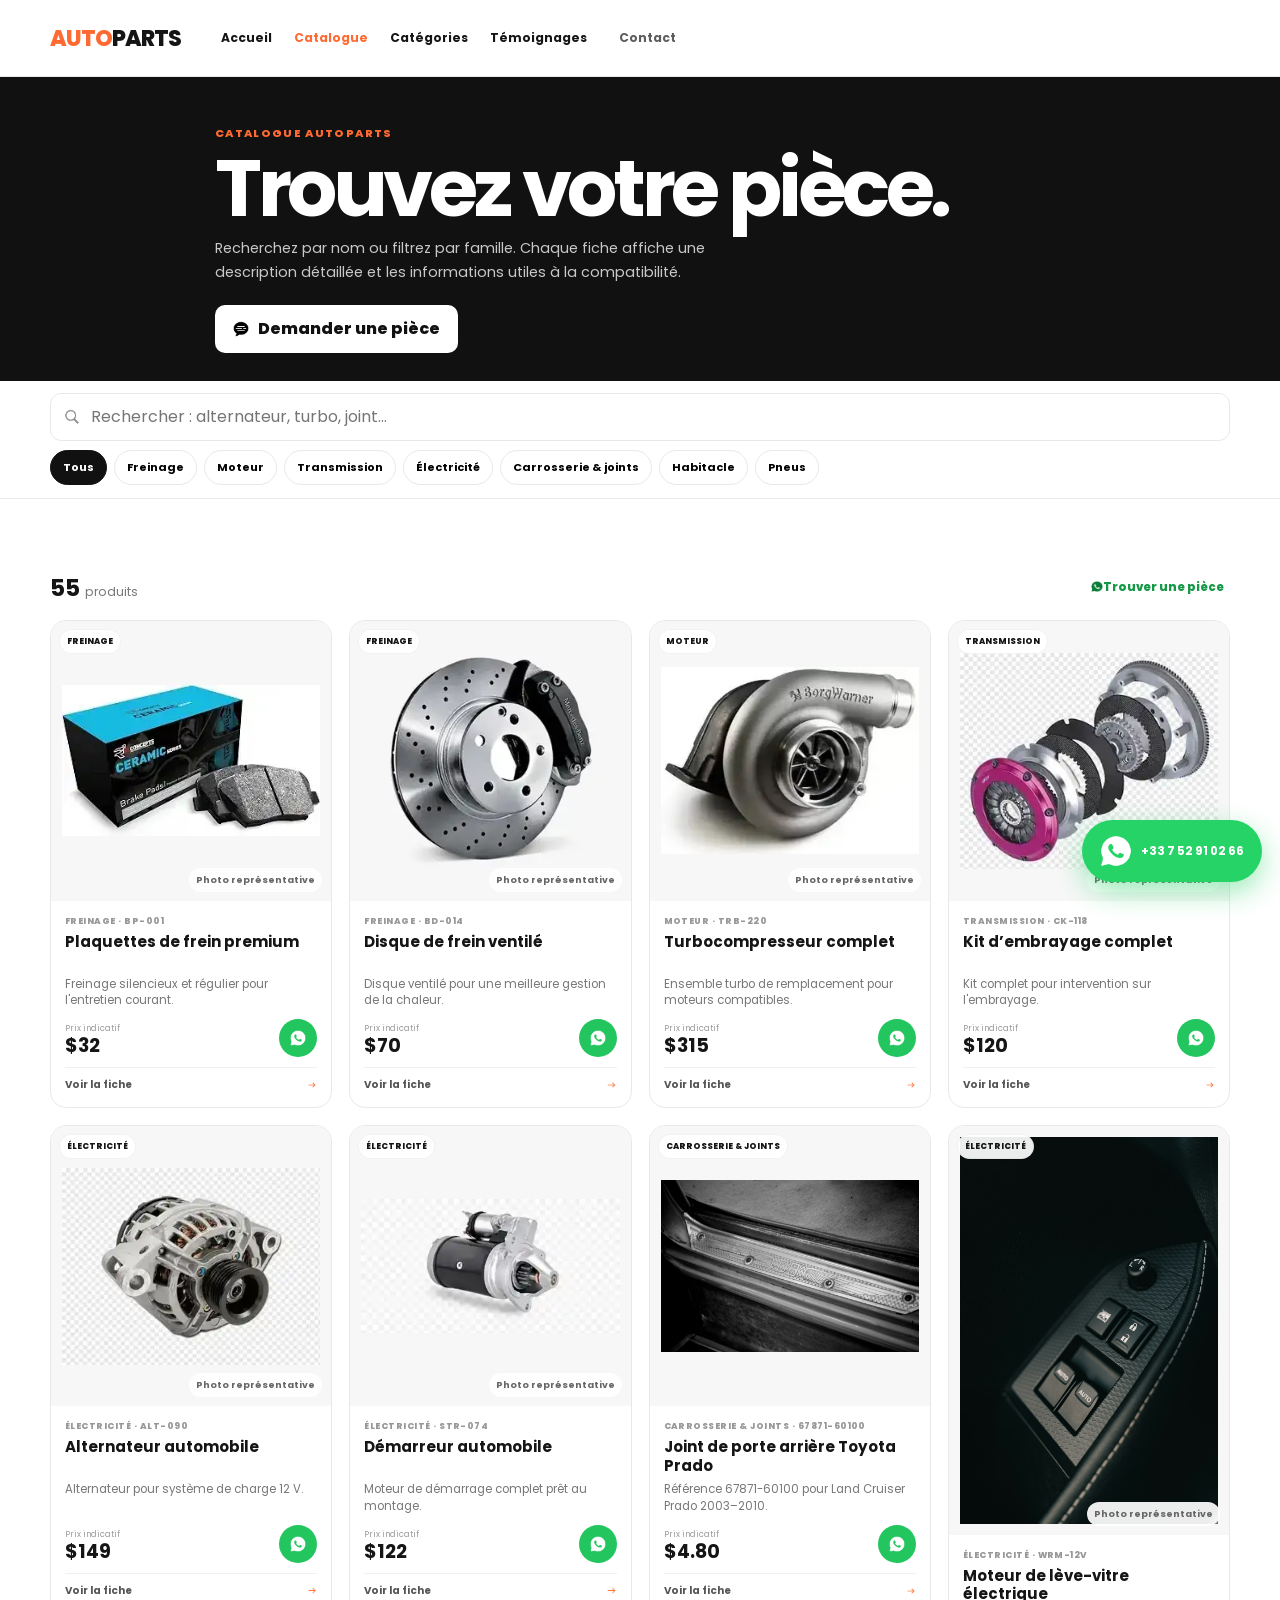
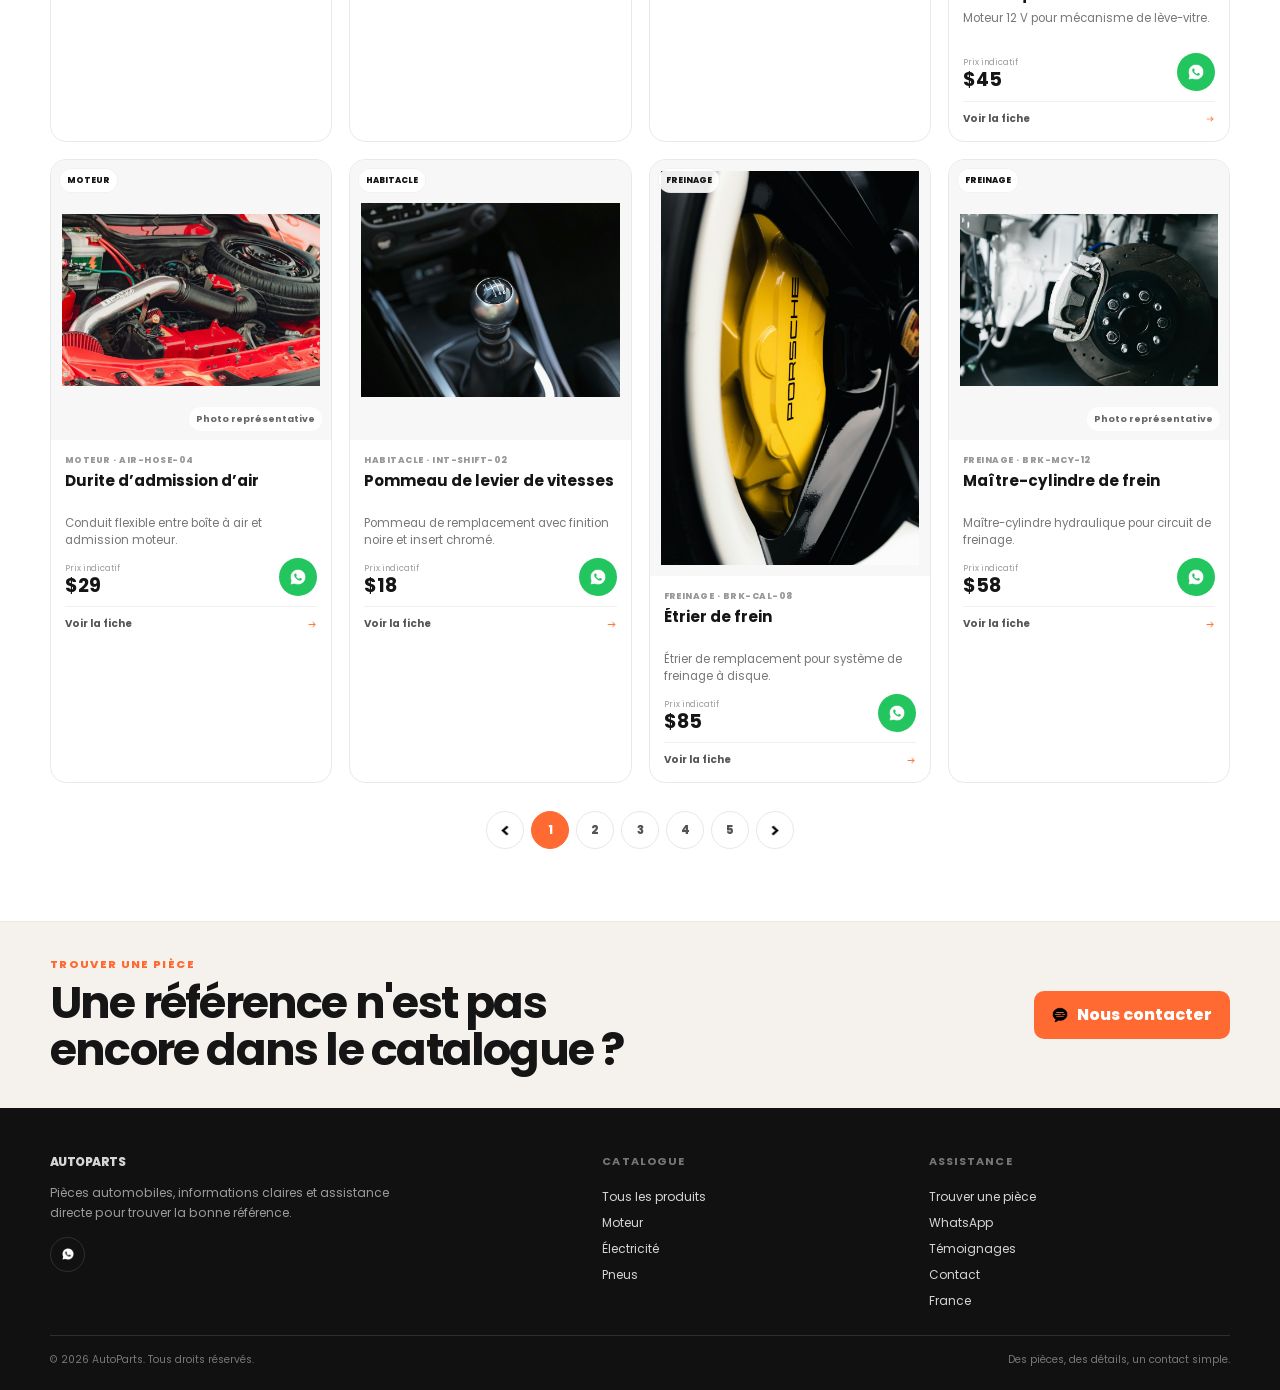
<file: shop.html>
<html lang="fr"><head>
  <meta charset="utf-8">
  <meta name="viewport" content="width=device-width,initial-scale=1,viewport-fit=cover">
  <meta name="theme-color" content="#111111">
  <link rel="icon" type="image/png" href="assets/images/icons/car.png">
  <title>Catalogue de pièces automobiles — AutoParts</title>
  <meta name="description" content="Recherchez des pièces automobiles par catégorie, consultez les descriptions et prix en USD, puis contactez AutoParts sur WhatsApp.">
  <meta name="robots" content="index,follow,max-image-preview:large">
  <link rel="preconnect" href="https://fonts.googleapis.com">
  <link rel="preconnect" href="https://fonts.gstatic.com" crossorigin="">
  <link href="https://fonts.googleapis.com/css2?family=Poppins:wght@400;500;600;700;800&amp;display=swap" rel="stylesheet">
  <link rel="stylesheet" href="assets/css/aos.css">
  <link rel="stylesheet" href="assets/css/style.css">
  <link rel="stylesheet" href="assets/css/extras.css">
</head>
<body>
  <header class="site-header">
    <div class="container nav-wrap">
      <a class="brand" href="index.html"><span>AUTO</span>PARTS</a>
      <nav class="desktop-nav">
        <a href="index.html" data-i18n="home">Accueil</a>
        <a class="active" href="shop.html" data-i18n="shop">Catalogue</a>
        <a href="index.html#categories" data-i18n="categories">Catégories</a>
        <a href="index.html#testimonials" data-i18n="testimonials">Témoignages</a>
        <button class="nav-contact" type="button" data-contact-open="" data-i18n="contact">Contact</button>
      </nav>
      <div class="nav-actions">
        <div id="google_translate_element" class="google-translate" aria-label="Translate this page"></div>
        <button class="nav-icon menu-toggle" data-menu-toggle="" aria-label="Menu" aria-expanded="false"><img src="assets/images/icons/menu.png" class="ui-icon" alt="" aria-hidden="true"></button>
      </div>
    </div>
    <nav class="mobile-menu" data-mobile-menu="">
      <a href="index.html" data-i18n="home">Accueil</a>
      <a href="shop.html" data-i18n="shop">Catalogue</a>
      <a href="index.html#categories" data-i18n="categories">Catégories</a>
      <a href="index.html#testimonials" data-i18n="testimonials">Témoignages</a>
      <button type="button" data-contact-open="" data-i18n="contact">Contact</button>
    </nav>
  </header>

  <main>
    <section class="shop-hero">
      <div class="container shop-hero-inner">
        <span class="section-kicker" data-i18n="catalogKicker">Catalogue AutoParts</span>
        <h1 data-i18n="catalogTitle">Trouvez votre pièce.</h1>
        <p data-i18n="catalogText">Recherchez par nom ou filtrez par famille. Chaque fiche affiche une description détaillée et les informations utiles à la compatibilité.</p>
        <button class="btn btn-light" type="button" data-contact-open=""><img src="assets/images/icons/message.png" class="ui-icon" alt="" aria-hidden="true"><span data-i18n="requestPart">Demander une pièce</span></button>
      </div>
    </section>

    <section class="shop-tools">
      <div class="container">
        <div class="search-box"><img src="assets/images/icons/search.png" class="ui-icon" alt="" aria-hidden="true"><input type="search" data-search="" data-i18n-placeholder="searchPlaceholder" placeholder="Rechercher : alternateur, turbo, joint…"></div>
        <div class="filter-row" data-filters=""><button class="filter-chip active" type="button" data-filter="all">Tous</button><button class="filter-chip " type="button" data-filter="braking">Freinage</button><button class="filter-chip " type="button" data-filter="engine">Moteur</button><button class="filter-chip " type="button" data-filter="transmission">Transmission</button><button class="filter-chip " type="button" data-filter="electrical">Électricité</button><button class="filter-chip " type="button" data-filter="body">Carrosserie &amp; joints</button><button class="filter-chip " type="button" data-filter="interior">Habitacle</button></div>
      </div>
    </section>

    <section class="section shop-products">
      <div class="container">
        <div class="catalogue-topline">
          <div class="shop-count"><strong data-result-count="">55</strong><span data-i18n="productsCount">produits</span></div>
          <button class="catalogue-contact" type="button" data-contact-open=""><img src="assets/images/icons/whatsapp.png" class="ui-icon" alt="" aria-hidden="true"><span data-i18n="productHelp">Trouver une pièce</span></button>
        </div>
        <div class="product-grid catalogue-grid" data-products-grid="">
    <article class="product-card" data-product-id="brake-pads" data-category="braking" data-name="plaquettes de frein premium bp-001">
      <a class="product-media" href="sproduct.html?id=brake-pads" aria-label="Voir la fiche — Plaquettes de frein premium">
        <span class="product-tag">Freinage</span>
        <span class="product-photo-note">Photo représentative</span>
        <img src="assets/images/products/brake-caliper.jpg" alt="Photo représentative — Plaquettes de frein premium" loading="lazy" draggable="false">
      </a>
      <div class="product-info">
        <span class="product-category">Freinage · BP-001</span>
        <a href="sproduct.html?id=brake-pads"><h3>Plaquettes de frein premium</h3></a>
        <p class="product-summary">Freinage silencieux et régulier pour l'entretien courant.</p>
        <div class="product-row">
          <div><small>Prix indicatif</small><strong>$32</strong></div>
          <a class="product-wa" href="https://wa.me/33752910266?text=Bonjour%2C%20je%20suis%20int%C3%A9ress%C3%A9(e)%20par%20Plaquettes%20de%20frein%20premium%20(r%C3%A9f.%20BP-001%2C%20%2432).%20Pouvez-vous%20confirmer%20la%20disponibilit%C3%A9%20et%20la%20compatibilit%C3%A9%20avec%20mon%20v%C3%A9hicule%20%3F" target="_blank" rel="noopener noreferrer" aria-label="Demander — Plaquettes de frein premium"><img src="assets/images/icons/whatsapp.png" class="ui-icon" alt="" aria-hidden="true"></a>
        </div>
        <a class="product-details-link" href="sproduct.html?id=brake-pads">Voir la fiche <img src="assets/images/icons/arrow-right.png" class="ui-icon" alt="" aria-hidden="true"></a>
      </div>
    </article>
    <article class="product-card" data-product-id="brake-disc" data-category="braking" data-name="disque de frein ventilé bd-014">
      <a class="product-media" href="sproduct.html?id=brake-disc" aria-label="Voir la fiche — Disque de frein ventilé">
        <span class="product-tag">Freinage</span>
        <span class="product-photo-note">Photo représentative</span>
        <img src="assets/images/products/brake-caliper.jpg" alt="Photo représentative — Disque de frein ventilé" loading="lazy" draggable="false">
      </a>
      <div class="product-info">
        <span class="product-category">Freinage · BD-014</span>
        <a href="sproduct.html?id=brake-disc"><h3>Disque de frein ventilé</h3></a>
        <p class="product-summary">Disque ventilé pour une meilleure gestion de la chaleur.</p>
        <div class="product-row">
          <div><small>Prix indicatif</small><strong>$70</strong></div>
          <a class="product-wa" href="https://wa.me/33752910266?text=Bonjour%2C%20je%20suis%20int%C3%A9ress%C3%A9(e)%20par%20Disque%20de%20frein%20ventil%C3%A9%20(r%C3%A9f.%20BD-014%2C%20%2470).%20Pouvez-vous%20confirmer%20la%20disponibilit%C3%A9%20et%20la%20compatibilit%C3%A9%20avec%20mon%20v%C3%A9hicule%20%3F" target="_blank" rel="noopener noreferrer" aria-label="Demander — Disque de frein ventilé"><img src="assets/images/icons/whatsapp.png" class="ui-icon" alt="" aria-hidden="true"></a>
        </div>
        <a class="product-details-link" href="sproduct.html?id=brake-disc">Voir la fiche <img src="assets/images/icons/arrow-right.png" class="ui-icon" alt="" aria-hidden="true"></a>
      </div>
    </article>
    <article class="product-card" data-product-id="turbo" data-category="engine" data-name="turbocompresseur complet trb-220">
      <a class="product-media" href="sproduct.html?id=turbo" aria-label="Voir la fiche — Turbocompresseur complet">
        <span class="product-tag">Moteur</span>
        <span class="product-photo-note">Photo représentative</span>
        <img src="assets/images/products/engine-mount.jpg" alt="Photo représentative — Turbocompresseur complet" loading="lazy" draggable="false">
      </a>
      <div class="product-info">
        <span class="product-category">Moteur · TRB-220</span>
        <a href="sproduct.html?id=turbo"><h3>Turbocompresseur complet</h3></a>
        <p class="product-summary">Ensemble turbo de remplacement pour moteurs compatibles.</p>
        <div class="product-row">
          <div><small>Prix indicatif</small><strong>$315</strong></div>
          <a class="product-wa" href="https://wa.me/33752910266?text=Bonjour%2C%20je%20suis%20int%C3%A9ress%C3%A9(e)%20par%20Turbocompresseur%20complet%20(r%C3%A9f.%20TRB-220%2C%20%24315).%20Pouvez-vous%20confirmer%20la%20disponibilit%C3%A9%20et%20la%20compatibilit%C3%A9%20avec%20mon%20v%C3%A9hicule%20%3F" target="_blank" rel="noopener noreferrer" aria-label="Demander — Turbocompresseur complet"><img src="assets/images/icons/whatsapp.png" class="ui-icon" alt="" aria-hidden="true"></a>
        </div>
        <a class="product-details-link" href="sproduct.html?id=turbo">Voir la fiche <img src="assets/images/icons/arrow-right.png" class="ui-icon" alt="" aria-hidden="true"></a>
      </div>
    </article>
    <article class="product-card" data-product-id="clutch-kit" data-category="transmission" data-name="kit d’embrayage complet ck-118">
      <a class="product-media" href="sproduct.html?id=clutch-kit" aria-label="Voir la fiche — Kit d’embrayage complet">
        <span class="product-tag">Transmission</span>
        <span class="product-photo-note">Photo représentative</span>
        <img src="assets/images/products/clutch-release-bearing.jpg" alt="Photo représentative — Kit d’embrayage complet" loading="lazy" draggable="false">
      </a>
      <div class="product-info">
        <span class="product-category">Transmission · CK-118</span>
        <a href="sproduct.html?id=clutch-kit"><h3>Kit d’embrayage complet</h3></a>
        <p class="product-summary">Kit complet pour intervention sur l'embrayage.</p>
        <div class="product-row">
          <div><small>Prix indicatif</small><strong>$120</strong></div>
          <a class="product-wa" href="https://wa.me/33752910266?text=Bonjour%2C%20je%20suis%20int%C3%A9ress%C3%A9(e)%20par%20Kit%20d%E2%80%99embrayage%20complet%20(r%C3%A9f.%20CK-118%2C%20%24120).%20Pouvez-vous%20confirmer%20la%20disponibilit%C3%A9%20et%20la%20compatibilit%C3%A9%20avec%20mon%20v%C3%A9hicule%20%3F" target="_blank" rel="noopener noreferrer" aria-label="Demander — Kit d’embrayage complet"><img src="assets/images/icons/whatsapp.png" class="ui-icon" alt="" aria-hidden="true"></a>
        </div>
        <a class="product-details-link" href="sproduct.html?id=clutch-kit">Voir la fiche <img src="assets/images/icons/arrow-right.png" class="ui-icon" alt="" aria-hidden="true"></a>
      </div>
    </article>
    <article class="product-card" data-product-id="alternator" data-category="electrical" data-name="alternateur automobile alt-090">
      <a class="product-media" href="sproduct.html?id=alternator" aria-label="Voir la fiche — Alternateur automobile">
        <span class="product-tag">Électricité</span>
        <span class="product-photo-note">Photo représentative</span>
        <img src="assets/images/products/engine-mount.jpg" alt="Photo représentative — Alternateur automobile" loading="lazy" draggable="false">
      </a>
      <div class="product-info">
        <span class="product-category">Électricité · ALT-090</span>
        <a href="sproduct.html?id=alternator"><h3>Alternateur automobile</h3></a>
        <p class="product-summary">Alternateur pour système de charge 12 V.</p>
        <div class="product-row">
          <div><small>Prix indicatif</small><strong>$149</strong></div>
          <a class="product-wa" href="https://wa.me/33752910266?text=Bonjour%2C%20je%20suis%20int%C3%A9ress%C3%A9(e)%20par%20Alternateur%20automobile%20(r%C3%A9f.%20ALT-090%2C%20%24149).%20Pouvez-vous%20confirmer%20la%20disponibilit%C3%A9%20et%20la%20compatibilit%C3%A9%20avec%20mon%20v%C3%A9hicule%20%3F" target="_blank" rel="noopener noreferrer" aria-label="Demander — Alternateur automobile"><img src="assets/images/icons/whatsapp.png" class="ui-icon" alt="" aria-hidden="true"></a>
        </div>
        <a class="product-details-link" href="sproduct.html?id=alternator">Voir la fiche <img src="assets/images/icons/arrow-right.png" class="ui-icon" alt="" aria-hidden="true"></a>
      </div>
    </article>
    <article class="product-card" data-product-id="starter" data-category="electrical" data-name="démarreur automobile str-074">
      <a class="product-media" href="sproduct.html?id=starter" aria-label="Voir la fiche — Démarreur automobile">
        <span class="product-tag">Électricité</span>
        <span class="product-photo-note">Photo représentative</span>
        <img src="assets/images/products/engine-mount.jpg" alt="Photo représentative — Démarreur automobile" loading="lazy" draggable="false">
      </a>
      <div class="product-info">
        <span class="product-category">Électricité · STR-074</span>
        <a href="sproduct.html?id=starter"><h3>Démarreur automobile</h3></a>
        <p class="product-summary">Moteur de démarrage complet prêt au montage.</p>
        <div class="product-row">
          <div><small>Prix indicatif</small><strong>$122</strong></div>
          <a class="product-wa" href="https://wa.me/33752910266?text=Bonjour%2C%20je%20suis%20int%C3%A9ress%C3%A9(e)%20par%20D%C3%A9marreur%20automobile%20(r%C3%A9f.%20STR-074%2C%20%24122).%20Pouvez-vous%20confirmer%20la%20disponibilit%C3%A9%20et%20la%20compatibilit%C3%A9%20avec%20mon%20v%C3%A9hicule%20%3F" target="_blank" rel="noopener noreferrer" aria-label="Demander — Démarreur automobile"><img src="assets/images/icons/whatsapp.png" class="ui-icon" alt="" aria-hidden="true"></a>
        </div>
        <a class="product-details-link" href="sproduct.html?id=starter">Voir la fiche <img src="assets/images/icons/arrow-right.png" class="ui-icon" alt="" aria-hidden="true"></a>
      </div>
    </article>
    <article class="product-card" data-product-id="prado-rear-weatherstrip" data-category="body" data-name="joint de porte arrière toyota prado 67871-60100">
      <a class="product-media" href="sproduct.html?id=prado-rear-weatherstrip" aria-label="Voir la fiche — Joint de porte arrière Toyota Prado">
        <span class="product-tag">Carrosserie &amp; joints</span>
        <img src="assets/images/products/prado-rear-weatherstrip.jpg" alt="Joint de porte arrière Toyota Prado" loading="lazy" draggable="false">
      </a>
      <div class="product-info">
        <span class="product-category">Carrosserie &amp; joints · 67871-60100</span>
        <a href="sproduct.html?id=prado-rear-weatherstrip"><h3>Joint de porte arrière Toyota Prado</h3></a>
        <p class="product-summary">Référence 67871-60100 pour Land Cruiser Prado 2003–2010.</p>
        <div class="product-row">
          <div><small>Prix indicatif</small><strong>$4.80</strong></div>
          <a class="product-wa" href="https://wa.me/33752910266?text=Bonjour%2C%20je%20suis%20int%C3%A9ress%C3%A9(e)%20par%20Joint%20de%20porte%20arri%C3%A8re%20Toyota%20Prado%20(r%C3%A9f.%2067871-60100%2C%20%244.8).%20Pouvez-vous%20confirmer%20la%20disponibilit%C3%A9%20et%20la%20compatibilit%C3%A9%20avec%20mon%20v%C3%A9hicule%20%3F" target="_blank" rel="noopener noreferrer" aria-label="Demander — Joint de porte arrière Toyota Prado"><img src="assets/images/icons/whatsapp.png" class="ui-icon" alt="" aria-hidden="true"></a>
        </div>
        <a class="product-details-link" href="sproduct.html?id=prado-rear-weatherstrip">Voir la fiche <img src="assets/images/icons/arrow-right.png" class="ui-icon" alt="" aria-hidden="true"></a>
      </div>
    </article>
    <article class="product-card" data-product-id="window-regulator-motor" data-category="electrical" data-name="moteur de lève-vitre électrique wrm-12v">
      <a class="product-media" href="sproduct.html?id=window-regulator-motor" aria-label="Voir la fiche — Moteur de lève-vitre électrique">
        <span class="product-tag">Électricité</span>
        <span class="product-photo-note">Photo représentative</span>
        <span class="product-photo-unavailable" data-i18n="photoOnRequest">Photo disponible sur demande</span>
      </a>
      <div class="product-info">
        <span class="product-category">Électricité · WRM-12V</span>
        <a href="sproduct.html?id=window-regulator-motor"><h3>Moteur de lève-vitre électrique</h3></a>
        <p class="product-summary">Moteur 12 V pour mécanisme de lève-vitre.</p>
        <div class="product-row">
          <div><small>Prix indicatif</small><strong>$45</strong></div>
          <a class="product-wa" href="https://wa.me/33752910266?text=Bonjour%2C%20je%20suis%20int%C3%A9ress%C3%A9(e)%20par%20Moteur%20de%20l%C3%A8ve-vitre%20%C3%A9lectrique%20(r%C3%A9f.%20WRM-12V%2C%20%2445).%20Pouvez-vous%20confirmer%20la%20disponibilit%C3%A9%20et%20la%20compatibilit%C3%A9%20avec%20mon%20v%C3%A9hicule%20%3F" target="_blank" rel="noopener noreferrer" aria-label="Demander — Moteur de lève-vitre électrique"><img src="assets/images/icons/whatsapp.png" class="ui-icon" alt="" aria-hidden="true"></a>
        </div>
        <a class="product-details-link" href="sproduct.html?id=window-regulator-motor">Voir la fiche <img src="assets/images/icons/arrow-right.png" class="ui-icon" alt="" aria-hidden="true"></a>
      </div>
    </article>
    <article class="product-card" data-product-id="air-intake-hose" data-category="engine" data-name="durite d’admission d’air air-hose-04">
      <a class="product-media" href="sproduct.html?id=air-intake-hose" aria-label="Voir la fiche — Durite d’admission d’air">
        <span class="product-tag">Moteur</span>
        <span class="product-photo-note">Photo représentative</span>
        <img src="assets/images/products/air-intake-hose.jpg" alt="Photo représentative — Durite d’admission d’air" loading="lazy" draggable="false">
      </a>
      <div class="product-info">
        <span class="product-category">Moteur · AIR-HOSE-04</span>
        <a href="sproduct.html?id=air-intake-hose"><h3>Durite d’admission d’air</h3></a>
        <p class="product-summary">Conduit flexible entre boîte à air et admission moteur.</p>
        <div class="product-row">
          <div><small>Prix indicatif</small><strong>$29</strong></div>
          <a class="product-wa" href="https://wa.me/33752910266?text=Bonjour%2C%20je%20suis%20int%C3%A9ress%C3%A9(e)%20par%20Durite%20d%E2%80%99admission%20d%E2%80%99air%20(r%C3%A9f.%20AIR-HOSE-04%2C%20%2429).%20Pouvez-vous%20confirmer%20la%20disponibilit%C3%A9%20et%20la%20compatibilit%C3%A9%20avec%20mon%20v%C3%A9hicule%20%3F" target="_blank" rel="noopener noreferrer" aria-label="Demander — Durite d’admission d’air"><img src="assets/images/icons/whatsapp.png" class="ui-icon" alt="" aria-hidden="true"></a>
        </div>
        <a class="product-details-link" href="sproduct.html?id=air-intake-hose">Voir la fiche <img src="assets/images/icons/arrow-right.png" class="ui-icon" alt="" aria-hidden="true"></a>
      </div>
    </article>
    <article class="product-card" data-product-id="gear-shift-knob" data-category="interior" data-name="pommeau de levier de vitesses int-shift-02" hidden="">
      <a class="product-media" href="sproduct.html?id=gear-shift-knob" aria-label="Voir la fiche — Pommeau de levier de vitesses">
        <span class="product-tag">Habitacle</span>
        <img src="assets/images/products/gear-shift-knob.jpg" alt="Pommeau de levier de vitesses" loading="lazy" draggable="false">
      </a>
      <div class="product-info">
        <span class="product-category">Habitacle · INT-SHIFT-02</span>
        <a href="sproduct.html?id=gear-shift-knob"><h3>Pommeau de levier de vitesses</h3></a>
        <p class="product-summary">Pommeau de remplacement avec finition noire et insert chromé.</p>
        <div class="product-row">
          <div><small>Prix indicatif</small><strong>$18</strong></div>
          <a class="product-wa" href="https://wa.me/33752910266?text=Bonjour%2C%20je%20suis%20int%C3%A9ress%C3%A9(e)%20par%20Pommeau%20de%20levier%20de%20vitesses%20(r%C3%A9f.%20INT-SHIFT-02%2C%20%2418).%20Pouvez-vous%20confirmer%20la%20disponibilit%C3%A9%20et%20la%20compatibilit%C3%A9%20avec%20mon%20v%C3%A9hicule%20%3F" target="_blank" rel="noopener noreferrer" aria-label="Demander — Pommeau de levier de vitesses"><img src="assets/images/icons/whatsapp.png" class="ui-icon" alt="" aria-hidden="true"></a>
        </div>
        <a class="product-details-link" href="sproduct.html?id=gear-shift-knob">Voir la fiche <img src="assets/images/icons/arrow-right.png" class="ui-icon" alt="" aria-hidden="true"></a>
      </div>
    </article></div>
        <nav class="pagination" data-pagination="" aria-label="Pagination du catalogue"><button type="button" class="page-btn" data-page="1" aria-label="Previous"><img src="assets/images/icons/chevron-left.png" class="ui-icon" alt="" aria-hidden="true"></button><button type="button" class="page-btn active" data-page="1">1</button><button type="button" class="page-btn " data-page="2">2</button><button type="button" class="page-btn" data-page="2" aria-label="Next"><img src="assets/images/icons/chevron-right.png" class="ui-icon" alt="" aria-hidden="true"></button></nav>
        <div class="empty-state" data-empty-state=""><img src="assets/images/icons/search.png" class="ui-icon" alt="" aria-hidden="true"><h3 data-i18n="noMatch">Aucune pièce trouvée</h3><p data-i18n="noMatchText">Essayez une autre recherche ou envoyez-nous votre demande.</p><button class="btn btn-primary" type="button" data-contact-open="" data-i18n="contactUs">Nous contacter</button></div>
      </div>
    </section>
  </main>

  <section class="footer-cta">
    <div class="container footer-cta-inner">
      <div><span class="section-kicker" data-i18n="productHelp">Trouver une pièce</span><h2 data-fr="Une référence n'est pas encore dans le catalogue ?" data-en="Can't find your reference in the catalogue yet?">Une référence n'est pas encore dans le catalogue ?</h2></div>
      <button class="btn btn-primary" type="button" data-contact-open=""><img src="assets/images/icons/message.png" class="ui-icon" alt="" aria-hidden="true"><span data-i18n="contactUs">Nous contacter</span></button>
    </div>
  </section>

  <footer>
    <div class="container footer-grid footer-grid-3">
      <div class="footer-about">
        <a class="brand footer-brand" href="index.html"><span>AUTO</span>PARTS</a>
        <p>Pièces automobiles, informations claires et assistance directe pour trouver la bonne référence.</p>
        <div class="footer-social"><a data-whatsapp="" href="https://wa.me/33752910266?text=Bonjour%2C%20je%20souhaite%20de%20l'aide%20pour%20trouver%20une%20pi%C3%A8ce%20automobile." aria-label="WhatsApp" target="_blank" rel="noopener noreferrer"><img src="assets/images/icons/whatsapp.png" class="ui-icon" alt="" aria-hidden="true"></a></div>
      </div>
      <div><h4>Catalogue</h4><a href="shop.html">Tous les produits</a><a href="shop.html?category=engine">Moteur</a><a href="shop.html?category=electrical">Électricité</a><a href="shop.html?category=tyres">Pneus</a></div>
      <div><h4>Assistance</h4><button class="footer-link-button" type="button" data-contact-open="">Trouver une pièce</button><a data-whatsapp="" href="https://wa.me/33752910266?text=Bonjour%2C%20je%20souhaite%20de%20l'aide%20pour%20trouver%20une%20pi%C3%A8ce%20automobile." target="_blank" rel="noopener noreferrer">WhatsApp</a><a href="index.html#testimonials">Témoignages</a><button class="footer-link-button" type="button" data-contact-open="">Contact</button><span>France</span></div>
    </div>
    <div class="container footer-bottom"><span>© 2026 AutoParts. Tous droits réservés.</span><span>Des pièces, des détails, un contact simple.</span></div>
  </footer>

  <div class="contact-modal" data-contact-modal="" aria-hidden="true">
    <div class="contact-panel" role="dialog" aria-modal="true" aria-labelledby="contact-title">
      <button class="contact-close" type="button" data-contact-close="" aria-label="Fermer"><img src="assets/images/icons/close.png" class="ui-icon" alt="" aria-hidden="true"></button>
      <span class="section-kicker" data-i18n="contact">Contact</span>
      <h2 id="contact-title" data-i18n="contactTitle">Décrivez la pièce recherchée</h2>
      <p data-i18n="contactText">Remplissez les informations utiles. Le site prépare ensuite votre message et ouvre WhatsApp.</p>
      <form class="contact-form" data-contact-form="">
        <div class="form-grid">
          <label><span data-i18n="name">Nom</span><input name="name" required="" data-i18n-placeholder="namePlaceholder" placeholder="Votre nom"></label>
          <label><span data-i18n="phone">Téléphone</span><input name="phone" type="tel" required="" data-i18n-placeholder="phonePlaceholder" placeholder="+33 6…"></label>
          <label><span data-i18n="city">Ville</span><input name="city" data-i18n-placeholder="cityPlaceholder" placeholder="Paris, Lyon…"></label>
          <label><span data-i18n="vehicle">Véhicule / modèle</span><input name="vehicle" data-i18n-placeholder="vehiclePlaceholder" placeholder="Ex. Toyota Prado"></label>
          <label><span data-i18n="year">Année</span><input name="year" inputmode="numeric" data-i18n-placeholder="yearPlaceholder" placeholder="Ex. 2008"></label>
          <label><span data-i18n="part">Pièce recherchée</span><select name="part" required="" data-contact-part=""><option value="">Sélectionner une pièce</option><option value="brake-pads">Plaquettes de frein premium — BP-001</option><option value="brake-disc">Disque de frein ventilé — BD-014</option><option value="turbo">Turbocompresseur complet — TRB-220</option><option value="clutch-kit">Kit d’embrayage complet — CK-118</option><option value="alternator">Alternateur automobile — ALT-090</option><option value="starter">Démarreur automobile — STR-074</option><option value="prado-rear-weatherstrip">Joint de porte arrière Toyota Prado — 67871-60100</option><option value="window-regulator-motor">Moteur de lève-vitre électrique — WRM-12V</option><option value="air-intake-hose">Durite d’admission d’air — AIR-HOSE-04</option><option value="gear-shift-knob">Pommeau de levier de vitesses — INT-SHIFT-02</option><option value="other">Autre pièce / référence non affichée</option></select></label>
          <label><span>Référence / OEM</span><input name="reference" placeholder="Ex. 67871-60100"></label>
        </div>
        <label><span data-i18n="message">Précisions</span><textarea name="message" rows="4" data-i18n-placeholder="messagePlaceholder" placeholder="Référence OEM, côté gauche/droit, photo disponible…"></textarea></label>
        <p class="form-error" data-form-error="" hidden=""></p>
        <div class="form-actions"><button class="btn btn-secondary" type="button" data-contact-close="" data-i18n="cancel">Annuler</button><button class="btn btn-whatsapp" type="submit"><img src="assets/images/icons/whatsapp.png" class="ui-icon" alt="" aria-hidden="true"><span data-i18n="sendWhatsapp">Continuer sur WhatsApp</span></button></div>
      </form>
    </div>
  </div>

  <a class="floating-whatsapp" data-whatsapp="" href="#" target="_blank" rel="noopener noreferrer" aria-label="Contact AutoParts on WhatsApp at +33 7 52 91 02 66" title="WhatsApp: +33 7 52 91 02 66">
    <img src="assets/images/icons/whatsapp.png" class="ui-icon" alt="" aria-hidden="true">
    <span>+33 7 52 91 02 66</span>
  </a>

  <script src="assets/js/aos.js"></script>
  <script src="assets/js/products.js"></script>
  <script src="assets/js/app.js"></script>
  <script src="assets/js/extras.js"></script>
  <script>
    function googleTranslateElementInit() {
      new google.translate.TranslateElement({
        pageLanguage: "fr",
        includedLanguages: "en,it",
        autoDisplay: false
      }, "google_translate_element");
      if (window.decorateGoogleTranslate) window.decorateGoogleTranslate();
    }
  </script>
  <script src="https://translate.google.com/translate_a/element.js?cb=googleTranslateElementInit" defer></script>

</body></html>
</file>
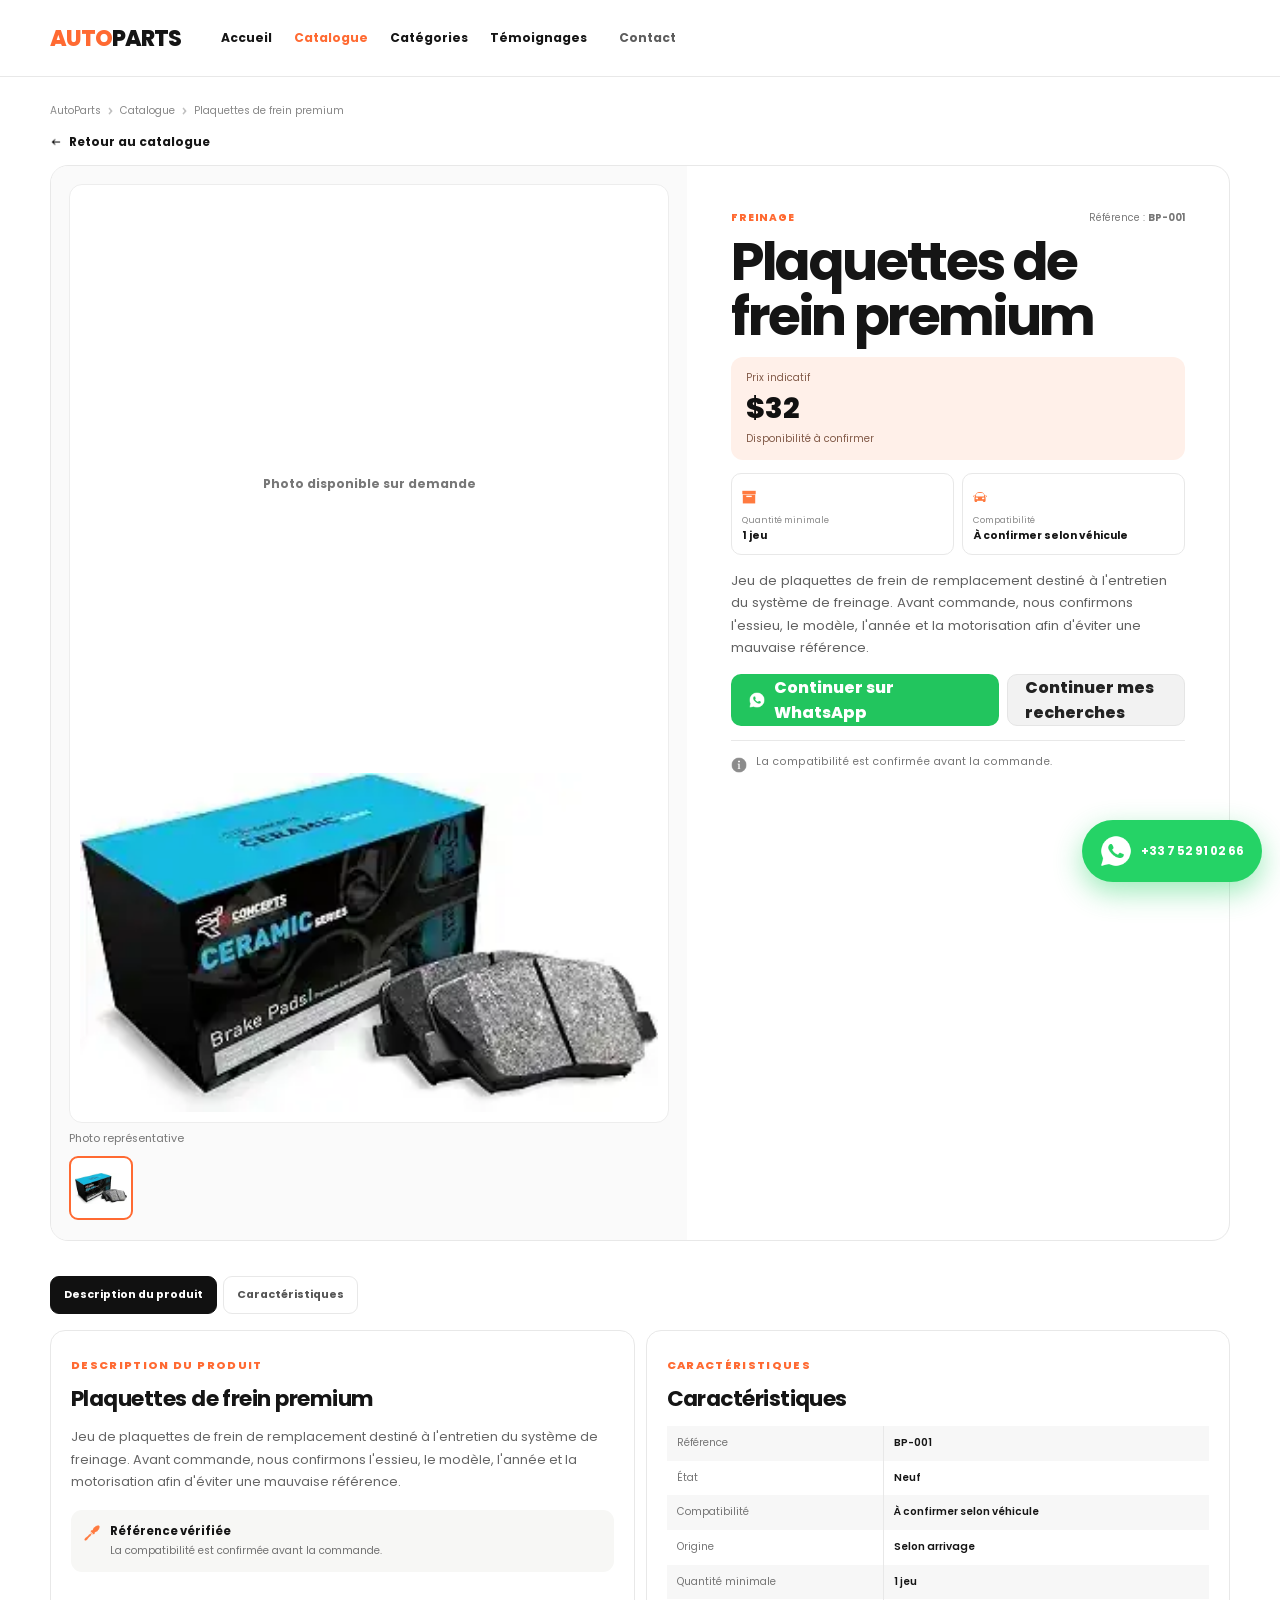
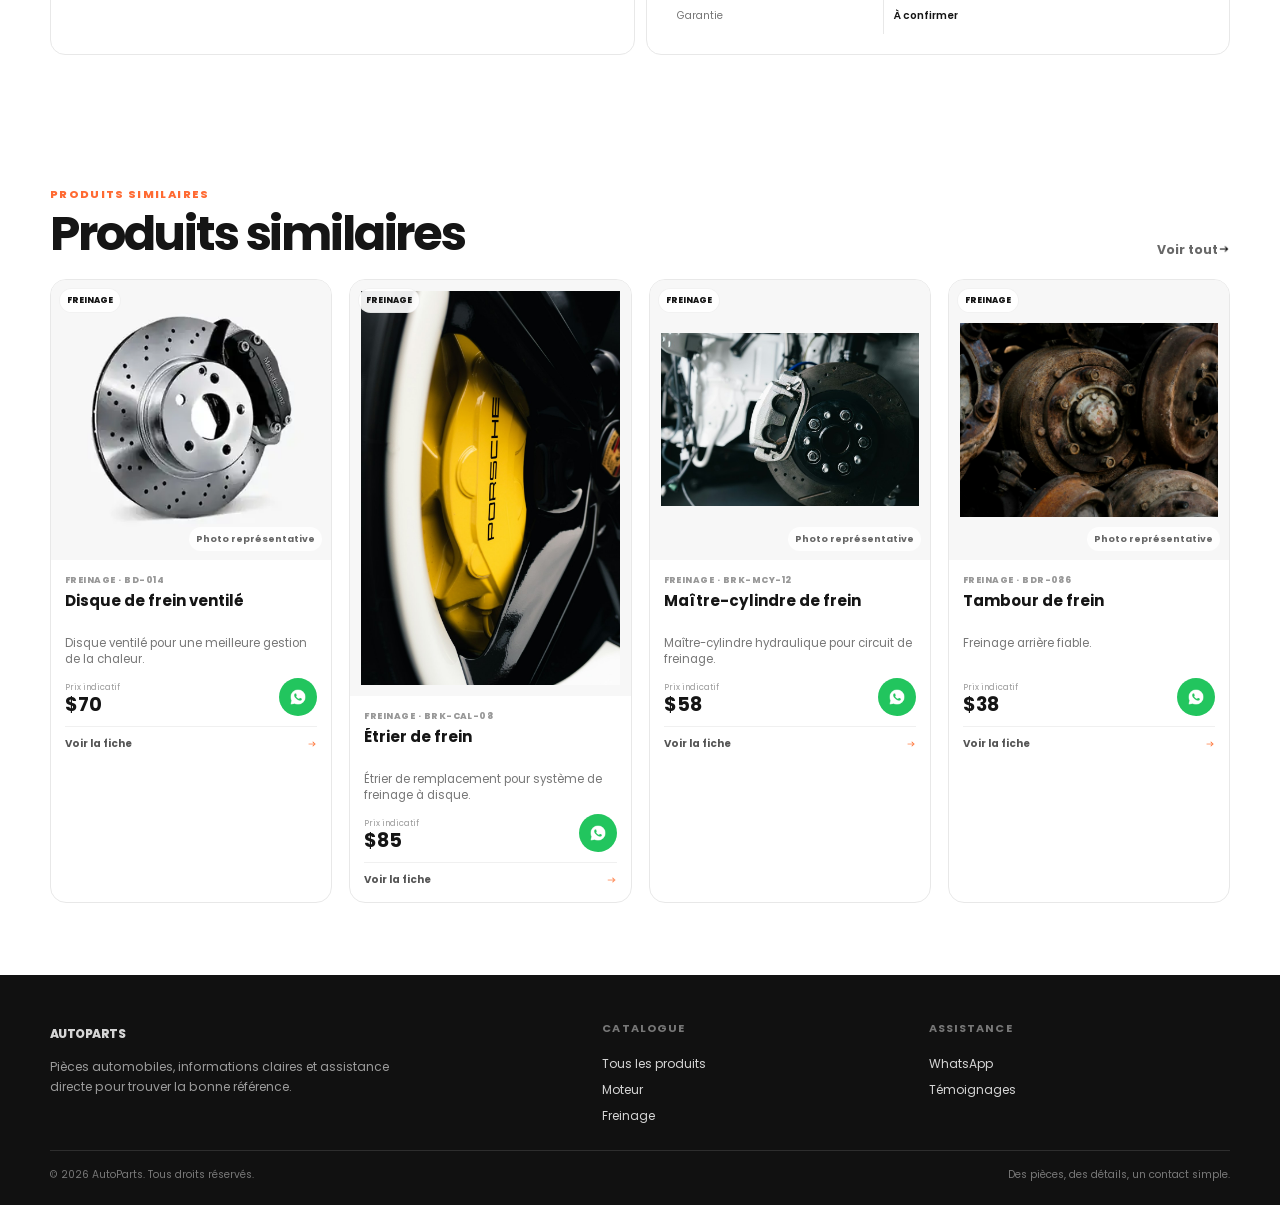
<file: sproduct.html>
<!doctype html>
<html lang="fr">
<head>
  <meta charset="utf-8">
  <meta name="viewport" content="width=device-width,initial-scale=1,viewport-fit=cover">
  <meta name="theme-color" content="#111111">
  <title>Pièce automobile — AutoParts</title>
  <meta name="description" content="Consultez les détails, le prix indicatif et les informations de compatibilité d'une pièce automobile AutoParts.">
  <meta name="robots" content="index,follow,max-image-preview:large">
  <link rel="preconnect" href="https://fonts.googleapis.com">
  <link rel="preconnect" href="https://fonts.gstatic.com" crossorigin>
  <link href="https://fonts.googleapis.com/css2?family=Poppins:wght@400;500;600;700;800&display=swap" rel="stylesheet">
  <link rel="stylesheet" href="assets/css/aos.css">
  <link rel="stylesheet" href="assets/css/style.css">
  <link rel="stylesheet" href="assets/css/extras.css">
</head>
<body>
  <header class="site-header">
    <div class="container nav-wrap">
      <a class="brand" href="index.html"><span>AUTO</span>PARTS</a>
      <nav class="desktop-nav" aria-label="Navigation principale">
        <a href="index.html" data-i18n="home">Accueil</a>
        <a class="active" href="shop.html" data-i18n="shop">Catalogue</a>
        <a href="index.html#categories" data-i18n="categories">Catégories</a>
        <a href="index.html#testimonials" data-i18n="testimonials">Témoignages</a>
        <a class="nav-contact" data-whatsapp href="#" data-i18n="contact">Contact</a>
      </nav>
      <div class="nav-actions">
        <div id="google_translate_element" class="google-translate" aria-label="Translate this page"></div>
        <button class="nav-icon menu-toggle" type="button" aria-label="Menu" aria-expanded="false" data-menu-toggle><img src="assets/images/icons/menu.png" class="ui-icon" alt="" aria-hidden="true"></button>
      </div>
    </div>
    <nav class="mobile-menu" data-mobile-menu aria-label="Navigation mobile">
      <a href="index.html" data-i18n="home">Accueil</a>
      <a href="shop.html" data-i18n="shop">Catalogue</a>
      <a href="index.html#categories" data-i18n="categories">Catégories</a>
      <a href="index.html#testimonials" data-i18n="testimonials">Témoignages</a>
      <a data-whatsapp href="#" data-i18n="contact">Contact</a>
    </nav>
  </header>

  <main>
    <section class="product-page" data-product-detail>
      <div class="container">
        <nav class="product-breadcrumbs" aria-label="Fil d'Ariane">
          <a href="index.html">AutoParts</a><img src="assets/images/icons/chevron-right.png" class="ui-icon" alt="" aria-hidden="true">
          <a href="shop.html" data-i18n="shop">Catalogue</a><img src="assets/images/icons/chevron-right.png" class="ui-icon" alt="" aria-hidden="true">
          <span data-detail-name>Pièce automobile</span>
        </nav>
        <a class="back-link" href="shop.html"><img src="assets/images/icons/arrow-left.png" class="ui-icon" alt="" aria-hidden="true"><span data-i18n="backShop">Retour au catalogue</span></a>

        <div class="product-detail">
          <div class="detail-gallery">
            <div class="detail-main-image">
              <span class="product-photo-unavailable" data-gallery-empty data-i18n="photoOnRequest">Photo disponible sur demande</span>
              <img data-gallery-main alt="" hidden>
            </div>
            <p class="product-photo-note detail-photo-note" data-photo-note data-i18n="representativePhoto" hidden>Photo représentative</p>
            <div class="gallery-thumbs" data-gallery-thumbs></div>
            <a class="image-credit" data-image-credit hidden target="_blank" rel="noopener noreferrer"></a>
          </div>
          <div class="detail-copy">
            <div class="detail-meta-line">
              <span class="detail-category" data-detail-category>AutoParts</span>
              <span class="detail-sku"><span data-i18n="reference">Référence</span> : <strong data-detail-ref></strong></span>
            </div>
            <h1 data-detail-name>Pièce automobile</h1>
            <div class="detail-price-block">
              <span data-i18n="priceLabel">Prix indicatif</span>
              <div class="detail-price" data-detail-price>0</div>
              <small data-i18n="stockConfirm">Disponibilité à confirmer</small>
            </div>
            <div class="detail-quick-info">
              <div><img src="assets/images/icons/box.png" class="ui-icon" alt="" aria-hidden="true"><span data-i18n="moq">Quantité minimale</span><strong data-quick-moq></strong></div>
              <div><img src="assets/images/icons/car.png" class="ui-icon" alt="" aria-hidden="true"><span data-i18n="fitment">Compatibilité</span><strong data-quick-fitment></strong></div>
            </div>
            <p class="detail-lead" data-detail-description></p>
            <div class="detail-actions">
              <a class="btn btn-whatsapp" data-detail-whatsapp href="#" target="_blank" rel="noopener noreferrer"><img src="assets/images/icons/whatsapp.png" class="ui-icon" alt="" aria-hidden="true"><span data-i18n="orderWhatsapp">Continuer sur WhatsApp</span></a>
              <a class="btn btn-secondary" href="shop.html"><span data-i18n="continueShop">Continuer mes recherches</span></a>
            </div>
            <div class="detail-help"><img src="assets/images/icons/info.png" class="ui-icon" alt="" aria-hidden="true"><p data-i18n="fitmentCheckText">La compatibilité est confirmée avant la commande.</p></div>
          </div>
        </div>

        <section class="product-information" aria-label="Informations produit">
          <nav class="information-tabs" aria-label="Sections du produit">
            <a class="active" href="#description" data-i18n="description">Description du produit</a>
            <a href="#specifications" data-i18n="specifications">Caractéristiques</a>
          </nav>
          <div class="information-grid">
            <article class="information-card" id="description">
              <span class="section-kicker" data-i18n="description">Description du produit</span>
              <h2 data-detail-name>Pièce automobile</h2>
              <p data-detail-description></p>
              <div class="description-note"><img src="assets/images/icons/screwdriver.png" class="ui-icon" alt="" aria-hidden="true"><div><strong data-i18n="fitmentCheck">Référence vérifiée</strong><span data-i18n="fitmentCheckText">La compatibilité est confirmée avant la commande.</span></div></div>
            </article>
            <article class="information-card" id="specifications">
              <span class="section-kicker" data-i18n="specifications">Caractéristiques</span>
              <h2 data-i18n="specifications">Caractéristiques</h2>
              <div class="spec-list" data-specs></div>
            </article>
          </div>
        </section>
      </div>
    </section>

    <section class="section related-section">
      <div class="container">
        <div class="section-heading"><div><span class="section-kicker" data-i18n="related">Produits similaires</span><h2 data-i18n="related">Produits similaires</h2></div><a class="text-link" href="shop.html"><span data-i18n="viewAll">Voir tout</span><img src="assets/images/icons/arrow-right.png" class="ui-icon" alt="" aria-hidden="true"></a></div>
        <div class="product-grid" data-related-grid></div>
      </div>
    </section>
  </main>

  <footer>
    <div class="container footer-grid footer-grid-3">
      <div class="footer-about"><a class="brand footer-brand" href="index.html"><span>AUTO</span>PARTS</a><p>Pièces automobiles, informations claires et assistance directe pour trouver la bonne référence.</p></div>
      <div><h4>Catalogue</h4><a href="shop.html">Tous les produits</a><a href="shop.html?category=engine">Moteur</a><a href="shop.html?category=braking">Freinage</a></div>
      <div><h4>Assistance</h4><a data-whatsapp href="#">WhatsApp</a><a href="index.html#testimonials">Témoignages</a></div>
    </div>
    <div class="container footer-bottom"><span>© 2026 AutoParts. Tous droits réservés.</span><span>Des pièces, des détails, un contact simple.</span></div>
  </footer>

  <a class="floating-whatsapp" data-whatsapp href="#" target="_blank" rel="noopener noreferrer" aria-label="Contact AutoParts on WhatsApp at +33 7 52 91 02 66" title="WhatsApp: +33 7 52 91 02 66"><img src="assets/images/icons/whatsapp.png" class="ui-icon" alt="" aria-hidden="true"><span>+33 7 52 91 02 66</span></a>

  <script src="assets/js/aos.js"></script>
  <script src="assets/js/products.js"></script>
  <script src="assets/js/app.js"></script>
  <script src="assets/js/extras.js"></script>
  <script>
    function googleTranslateElementInit() {
      new google.translate.TranslateElement({pageLanguage: "fr", includedLanguages: "en,it", autoDisplay: false}, "google_translate_element");
      if (window.decorateGoogleTranslate) window.decorateGoogleTranslate();
    }
  </script>
  <script src="https://translate.google.com/translate_a/element.js?cb=googleTranslateElementInit" defer></script>
</body>
</html>
</file>
